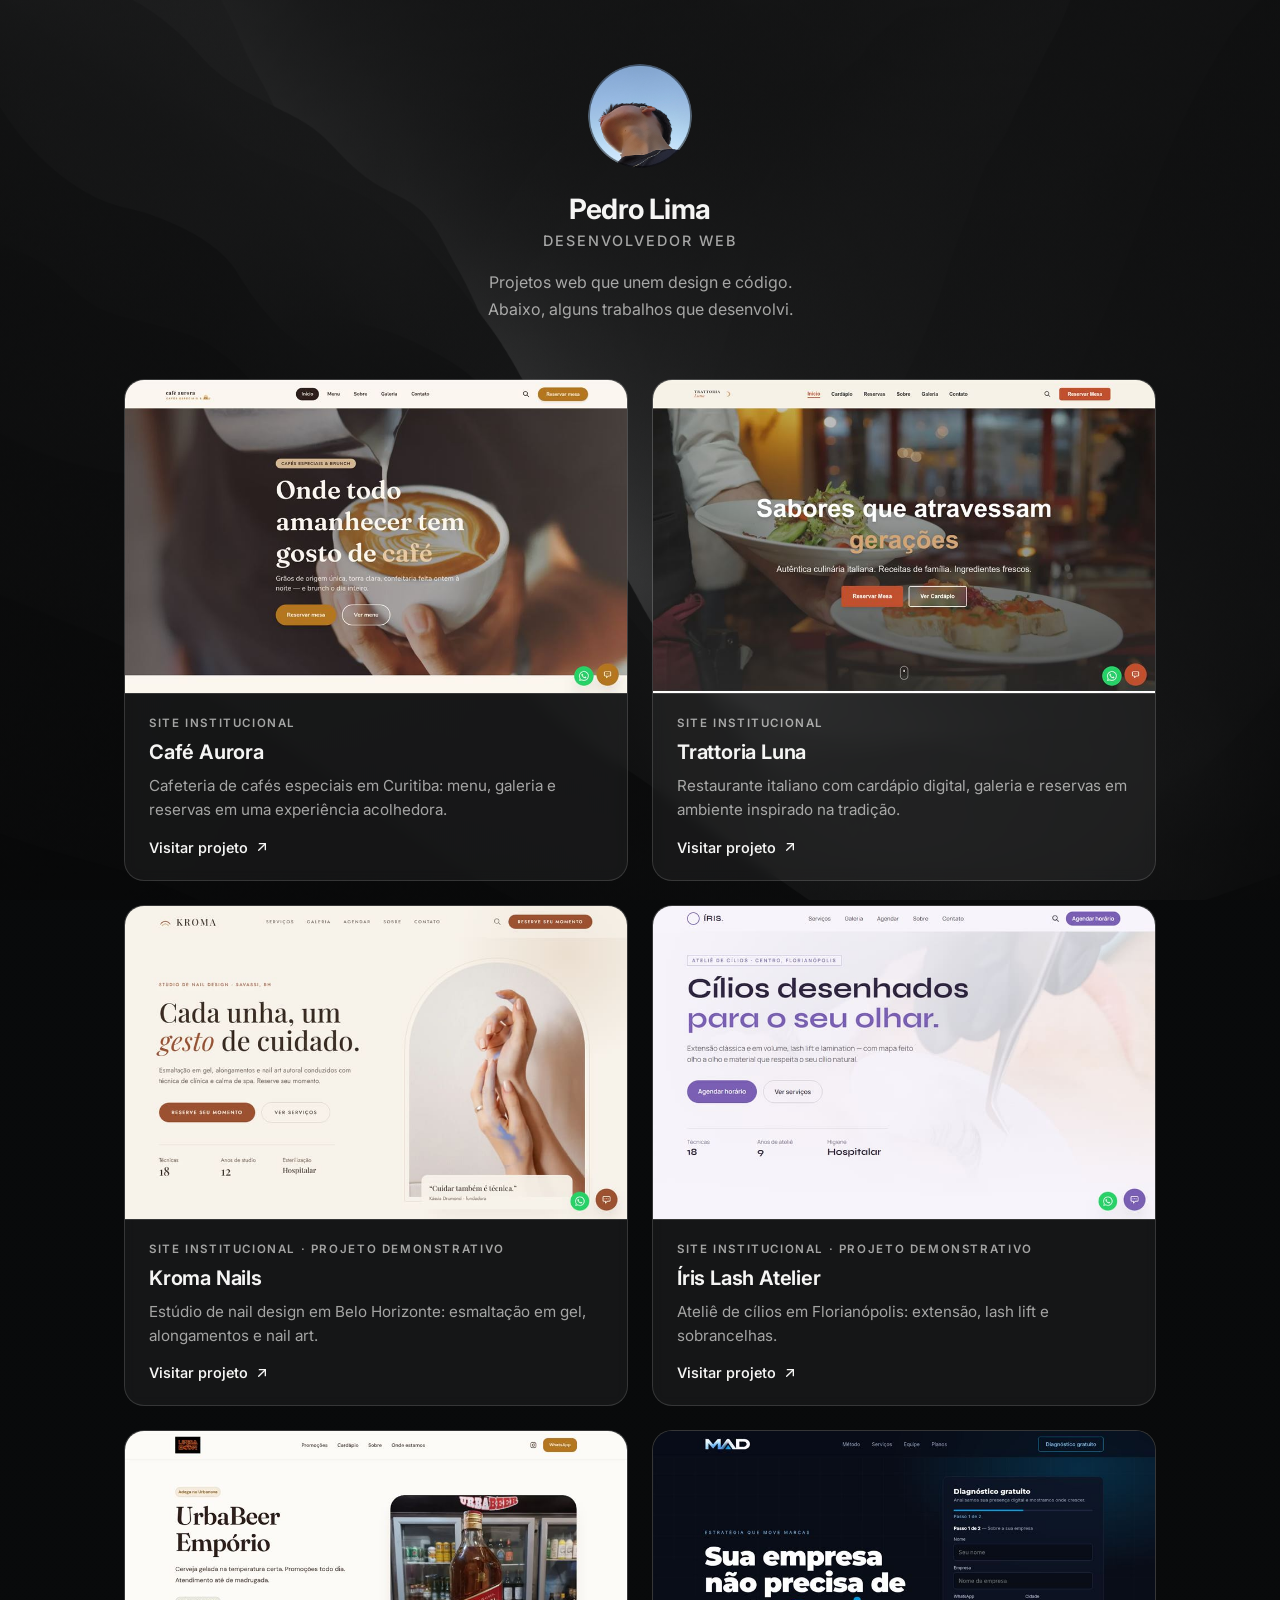
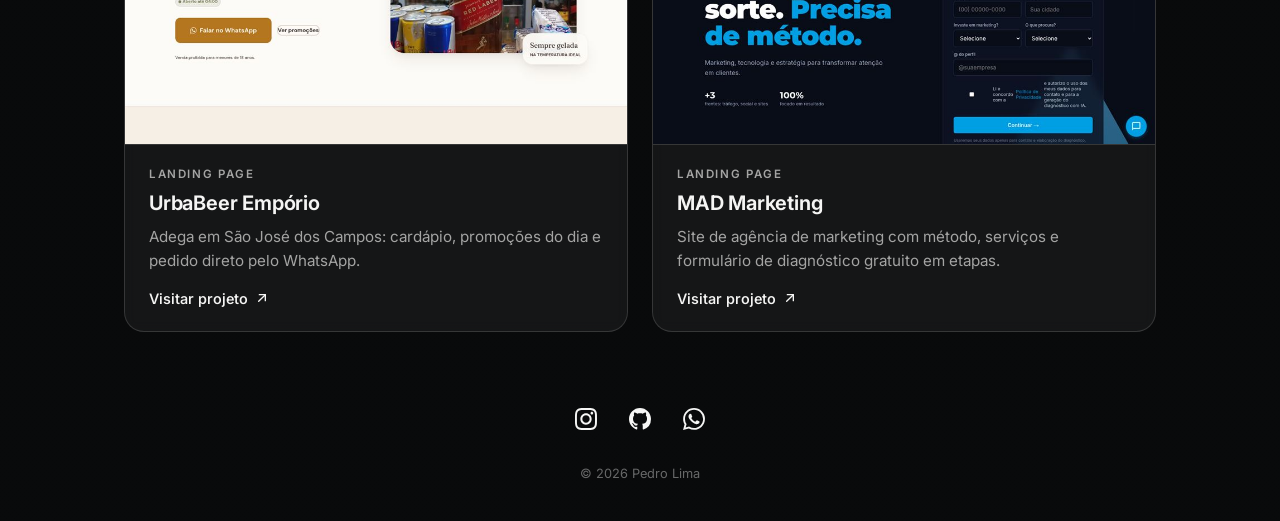
<file: index.html>
<!DOCTYPE html>
<html lang="pt-BR">
<head>
    <meta charset="UTF-8">
    <meta name="viewport" content="width=device-width, initial-scale=1.0">
    <meta name="description" content="Portfólio de Pedro Lima, desenvolvedor web. Projetos de sites e experiências digitais, e formas de contato.">
    <meta property="og:title" content="Pedro Lima — Desenvolvedor Web">
    <meta property="og:description" content="Projetos web que unem design e código. Conheça meu trabalho.">
    <meta property="og:type" content="website">
    <title>Pedro Lima — Desenvolvedor Web</title>
    <link rel="icon" href="data:image/svg+xml,%3Csvg xmlns='http://www.w3.org/2000/svg' viewBox='0 0 64 64'%3E%3Crect width='64' height='64' rx='14' fill='%230a0b0c'/%3E%3Ctext x='32' y='43' font-family='Arial,sans-serif' font-size='28' font-weight='700' fill='%23f5f5f4' text-anchor='middle'%3EPL%3C/text%3E%3C/svg%3E">
    <link rel="preconnect" href="https://fonts.googleapis.com">
    <link rel="preconnect" href="https://fonts.gstatic.com" crossorigin>
    <link href="https://fonts.googleapis.com/css2?family=Inter:ital,opsz,wght@0,14..32,100..900;1,14..32,100..900&display=swap" rel="stylesheet">
    <link rel="stylesheet" href="./estileira.css">
    <link rel="preload" as="image" href="./previews/cafe-aurora.jpg" media="(min-width: 720px)">
</head>
<body>
    <div id="conteiner">
        <header id="profile">
            <img src="./imagens minhas/AvatarselfieCeu.png" alt="Foto de Pedro Lima" width="104" height="104">
            <h1>Pedro Lima</h1>
            <p class="perfil-funcao">Desenvolvedor Web</p>
            <p class="perfil-intro">
                Projetos web que unem design e código.<br>
                Abaixo, alguns trabalhos que desenvolvi.
            </p>
        </header>

        <main aria-label="Projetos">
            <ul id="projetos">
                <li class="projeto">
                    <a href="https://cafe-aurora-two.vercel.app/" target="_blank" rel="noopener noreferrer">
                        <figure>
                            <img src="./previews/cafe-aurora.jpg" alt="Prévia do site Café Aurora" width="900" height="563" loading="eager">
                        </figure>
                        <div class="projeto-info">
                            <span class="projeto-tipo">Site institucional</span>
                            <h2>Café Aurora</h2>
                            <p>Cafeteria de cafés especiais em Curitiba: menu, galeria e reservas em uma experiência acolhedora.</p>
                            <span class="projeto-link">Visitar projeto
                                <svg aria-hidden="true" viewBox="0 0 24 24" fill="none" stroke="currentColor" stroke-width="2" stroke-linecap="round" stroke-linejoin="round"><path d="M7 17 17 7"/><path d="M8 7h9v9"/></svg>
                            </span>
                        </div>
                    </a>
                </li>

                <li class="projeto">
                    <a href="https://trattoria-luna.vercel.app/" target="_blank" rel="noopener noreferrer">
                        <figure>
                            <img src="./previews/trattoria-luna.jpg" alt="Prévia do site Trattoria Luna" width="900" height="563" loading="eager">
                        </figure>
                        <div class="projeto-info">
                            <span class="projeto-tipo">Site institucional</span>
                            <h2>Trattoria Luna</h2>
                            <p>Restaurante italiano com cardápio digital, galeria e reservas em ambiente inspirado na tradição.</p>
                            <span class="projeto-link">Visitar projeto
                                <svg aria-hidden="true" viewBox="0 0 24 24" fill="none" stroke="currentColor" stroke-width="2" stroke-linecap="round" stroke-linejoin="round"><path d="M7 17 17 7"/><path d="M8 7h9v9"/></svg>
                            </span>
                        </div>
                    </a>
                </li>

                <li class="projeto">
                    <a href="https://kroma-nails.vercel.app/" target="_blank" rel="noopener noreferrer">
                        <figure>
                            <img src="./previews/kroma-nails.jpg" alt="Prévia do site Kroma Nails" width="900" height="563" loading="lazy">
                        </figure>
                        <div class="projeto-info">
                            <span class="projeto-tipo">Site institucional · projeto demonstrativo</span>
                            <h2>Kroma Nails</h2>
                            <p>Estúdio de nail design em Belo Horizonte: esmaltação em gel, alongamentos e nail art.</p>
                            <span class="projeto-link">Visitar projeto
                                <svg aria-hidden="true" viewBox="0 0 24 24" fill="none" stroke="currentColor" stroke-width="2" stroke-linecap="round" stroke-linejoin="round"><path d="M7 17 17 7"/><path d="M8 7h9v9"/></svg>
                            </span>
                        </div>
                    </a>
                </li>

                <li class="projeto">
                    <a href="https://iris-lash-atelier.vercel.app/" target="_blank" rel="noopener noreferrer">
                        <figure>
                            <img src="./previews/iris-lash-atelier.jpg" alt="Prévia do site Íris Lash Atelier" width="900" height="563" loading="lazy">
                        </figure>
                        <div class="projeto-info">
                            <span class="projeto-tipo">Site institucional · projeto demonstrativo</span>
                            <h2>Íris Lash Atelier</h2>
                            <p>Ateliê de cílios em Florianópolis: extensão, lash lift e sobrancelhas.</p>
                            <span class="projeto-link">Visitar projeto
                                <svg aria-hidden="true" viewBox="0 0 24 24" fill="none" stroke="currentColor" stroke-width="2" stroke-linecap="round" stroke-linejoin="round"><path d="M7 17 17 7"/><path d="M8 7h9v9"/></svg>
                            </span>
                        </div>
                    </a>
                </li>

                <li class="projeto">
                    <a href="https://urbabeer.vercel.app/" target="_blank" rel="noopener noreferrer">
                        <figure>
                            <img src="./previews/urbabeer.jpg" alt="Prévia do site UrbaBeer Empório" width="900" height="563" loading="lazy">
                        </figure>
                        <div class="projeto-info">
                            <span class="projeto-tipo">Landing page</span>
                            <h2>UrbaBeer Empório</h2>
                            <p>Adega em São José dos Campos: cardápio, promoções do dia e pedido direto pelo WhatsApp.</p>
                            <span class="projeto-link">Visitar projeto
                                <svg aria-hidden="true" viewBox="0 0 24 24" fill="none" stroke="currentColor" stroke-width="2" stroke-linecap="round" stroke-linejoin="round"><path d="M7 17 17 7"/><path d="M8 7h9v9"/></svg>
                            </span>
                        </div>
                    </a>
                </li>

                <li class="projeto">
                    <a href="https://mad-marketing-six.vercel.app/" target="_blank" rel="noopener noreferrer">
                        <figure>
                            <img src="./previews/mad-marketing.jpg" alt="Prévia do site MAD Marketing" width="900" height="563" loading="lazy">
                        </figure>
                        <div class="projeto-info">
                            <span class="projeto-tipo">Landing page</span>
                            <h2>MAD Marketing</h2>
                            <p>Site de agência de marketing com método, serviços e formulário de diagnóstico gratuito em etapas.</p>
                            <span class="projeto-link">Visitar projeto
                                <svg aria-hidden="true" viewBox="0 0 24 24" fill="none" stroke="currentColor" stroke-width="2" stroke-linecap="round" stroke-linejoin="round"><path d="M7 17 17 7"/><path d="M8 7h9v9"/></svg>
                            </span>
                        </div>
                    </a>
                </li>
            </ul>
        </main>
    </div>

    <footer>
        <div id="social_links">
            <a href="https://www.instagram.com/pedroliwa_/" target="_blank" rel="noopener noreferrer" aria-label="Instagram de Pedro Lima" title="Instagram">
                <svg aria-hidden="true" viewBox="0 0 24 24" fill="currentColor"><path d="M12 0C8.74 0 8.333.015 7.053.072 5.775.132 4.905.333 4.14.63c-.789.306-1.459.717-2.126 1.384S.935 3.35.63 4.14C.333 4.905.131 5.775.072 7.053.012 8.333 0 8.74 0 12s.015 3.667.072 4.947c.06 1.277.261 2.148.558 2.913.306.788.717 1.459 1.384 2.126.667.666 1.336 1.079 2.126 1.384.766.296 1.636.499 2.913.558C8.333 23.988 8.74 24 12 24s3.667-.015 4.947-.072c1.277-.06 2.148-.262 2.913-.558.788-.306 1.459-.718 2.126-1.384.666-.667 1.079-1.335 1.384-2.126.296-.765.499-1.636.558-2.913.06-1.28.072-1.687.072-4.947s-.015-3.667-.072-4.947c-.06-1.277-.262-2.149-.558-2.913-.306-.789-.718-1.459-1.384-2.126C21.319 1.347 20.651.935 19.86.63c-.765-.297-1.636-.499-2.913-.558C15.667.012 15.26 0 12 0zm0 2.16c3.203 0 3.585.016 4.85.071 1.17.055 1.805.249 2.227.415.562.217.96.477 1.382.896.419.42.679.819.896 1.381.164.422.36 1.057.413 2.227.057 1.266.07 1.646.07 4.85s-.015 3.585-.074 4.85c-.061 1.17-.256 1.805-.421 2.227-.224.562-.479.96-.899 1.382-.419.419-.824.679-1.38.896-.42.164-1.065.36-2.235.413-1.274.057-1.649.07-4.859.07-3.211 0-3.586-.015-4.859-.074-1.171-.061-1.816-.256-2.236-.421-.569-.224-.96-.479-1.379-.899-.421-.419-.69-.824-.9-1.38-.165-.42-.359-1.065-.42-2.235-.045-1.26-.061-1.649-.061-4.844 0-3.196.016-3.586.061-4.861.061-1.17.255-1.814.42-2.234.21-.57.479-.96.9-1.381.419-.419.81-.689 1.379-.898.42-.166 1.051-.361 2.221-.421 1.275-.045 1.65-.06 4.859-.06l.045.03zm0 3.678c-3.405 0-6.162 2.76-6.162 6.162 0 3.405 2.76 6.162 6.162 6.162 3.405 0 6.162-2.76 6.162-6.162 0-3.405-2.76-6.162-6.162-6.162zM12 16c-2.21 0-4-1.79-4-4s1.79-4 4-4 4 1.79 4 4-1.79 4-4 4zm7.846-10.405c0 .795-.646 1.44-1.44 1.44-.795 0-1.44-.646-1.44-1.44 0-.794.646-1.439 1.44-1.439.793-.001 1.44.645 1.44 1.439z"/></svg>
            </a>
            <a href="https://github.com/llimaaae" target="_blank" rel="noopener noreferrer" aria-label="GitHub de Pedro Lima" title="GitHub">
                <svg aria-hidden="true" viewBox="0 0 16 16" fill="currentColor"><path d="M8 0C3.58 0 0 3.58 0 8c0 3.54 2.29 6.53 5.47 7.59.4.07.55-.17.55-.38 0-.19-.01-.82-.01-1.49-2.01.37-2.53-.49-2.69-.94-.09-.23-.48-.94-.82-1.13-.28-.15-.68-.52-.01-.53.63-.01 1.08.58 1.23.82.72 1.21 1.87.87 2.33.66.07-.52.28-.87.51-1.07-1.78-.2-3.64-.89-3.64-3.95 0-.87.31-1.59.82-2.15-.08-.2-.36-1.02.08-2.12 0 0 .67-.21 2.2.82.64-.18 1.32-.27 2-.27s1.36.09 2 .27c1.53-1.04 2.2-.82 2.2-.82.44 1.1.16 1.92.08 2.12.51.56.82 1.27.82 2.15 0 3.07-1.87 3.75-3.65 3.95.29.25.54.73.54 1.48 0 1.07-.01 1.93-.01 2.2 0 .21.15.46.55.38A8.01 8.01 0 0 0 16 8c0-4.42-3.58-8-8-8Z"/></svg>
            </a>
            <a href="https://wa.me/5512981156417" target="_blank" rel="noopener noreferrer" aria-label="WhatsApp de Pedro Lima" title="WhatsApp">
                <svg aria-hidden="true" viewBox="0 0 24 24" fill="currentColor"><path d="M17.472 14.382c-.297-.149-1.758-.867-2.03-.967-.273-.099-.471-.148-.67.15-.197.297-.767.966-.94 1.164-.173.199-.347.223-.644.075-.297-.15-1.255-.463-2.39-1.475-.883-.788-1.48-1.761-1.653-2.059-.173-.297-.018-.458.13-.606.134-.133.298-.347.446-.52.149-.174.198-.298.298-.497.099-.198.05-.371-.025-.52-.075-.149-.669-1.612-.916-2.207-.242-.579-.487-.5-.669-.51-.173-.008-.371-.01-.57-.01-.198 0-.52.074-.792.372-.272.297-1.04 1.016-1.04 2.479 0 1.462 1.065 2.875 1.213 3.074.149.198 2.096 3.2 5.077 4.487.709.306 1.262.489 1.694.625.712.227 1.36.195 1.871.118.571-.085 1.758-.719 2.006-1.413.248-.694.248-1.289.173-1.413-.074-.124-.272-.198-.57-.347m-5.421 7.403h-.004a9.87 9.87 0 0 1-5.031-1.378l-.361-.214-3.741.982.998-3.648-.235-.374a9.86 9.86 0 0 1-1.51-5.26c.001-5.45 4.436-9.884 9.888-9.884 2.64 0 5.122 1.03 6.988 2.898a9.825 9.825 0 0 1 2.893 6.994c-.003 5.45-4.437 9.884-9.885 9.884m8.413-18.297A11.815 11.815 0 0 0 12.05 0C5.495 0 .16 5.335.157 11.892c0 2.096.547 4.142 1.588 5.945L.057 24l6.305-1.654a11.882 11.882 0 0 0 5.683 1.448h.005c6.554 0 11.89-5.335 11.893-11.893a11.821 11.821 0 0 0-3.48-8.413z"/></svg>
            </a>
        </div>
        <p id="assinatura">&copy; <span id="ano">2026</span> Pedro Lima</p>
    </footer>

    <script src="./script.js"></script>
</body>
</html>
</file>
<file: estileira.css>
/* Portfólio Pedro Lima — tema escuro */
* {
    margin: 0;
    padding: 0;
    box-sizing: border-box;
}

:root {
    --text-color: #f5f5f4;
    --text-muted: rgba(245, 245, 244, 0.64);
    --stroke-color: rgba(255, 255, 255, 0.14);
    --surface-color: rgba(255, 255, 255, 0.05);
    --surface-hover: rgba(255, 255, 255, 0.1);
    --icon-hover: rgba(14, 14, 14, 0.5);
    --radius: 20px;
    --font: "Inter", sans-serif;
}

html {
    scroll-behavior: smooth;
}

html,
body {
    min-height: 100%;
}

body {
    background:
        linear-gradient(rgba(8, 9, 10, 0.55), rgba(8, 9, 10, 0.55)),
        url("./imagens minhas/fundopretoDesktop.jpg") no-repeat center / cover fixed,
        #0a0b0c;
    font-family: var(--font);
    color: var(--text-color);
    -webkit-font-smoothing: antialiased;
}

#conteiner {
    width: 100%;
    max-width: 1080px;
    margin: 0 auto;
    padding: 64px 24px 0;
}

/* ---------- perfil ---------- */
#profile {
    text-align: center;
    max-width: 560px;
    margin: 0 auto 56px;
}

#profile img {
    width: 104px;
    height: 104px;
    object-fit: cover;
    border-radius: 50%;
}

#profile h1 {
    margin-top: 20px;
    font-size: 1.75rem;
    font-weight: 700;
    letter-spacing: -0.02em;
}

.perfil-funcao {
    margin-top: 6px;
    font-size: 0.9rem;
    font-weight: 500;
    color: var(--text-muted);
    letter-spacing: 0.14em;
    text-transform: uppercase;
}

.perfil-intro {
    margin-top: 20px;
    line-height: 1.7;
    color: var(--text-muted);
}

/* ---------- projetos ---------- */
#projetos {
    list-style: none;
    display: grid;
    grid-template-columns: repeat(2, 1fr);
    gap: 24px;
}

.projeto a {
    display: flex;
    flex-direction: column;
    height: 100%;
    text-decoration: none;
    color: inherit;
    background-color: var(--surface-color);
    border: 1px solid var(--stroke-color);
    border-radius: var(--radius);
    overflow: hidden;
    backdrop-filter: blur(6px);
    -webkit-backdrop-filter: blur(6px);
    transition: background-color 0.3s ease, border-color 0.3s ease, transform 0.3s ease, box-shadow 0.3s ease;
}

.projeto a:hover,
.projeto a:focus-visible {
    background-color: var(--surface-hover);
    border-color: rgba(255, 255, 255, 0.35);
    transform: translateY(-4px);
    box-shadow: 0 20px 40px rgba(0, 0, 0, 0.35);
}

.projeto figure {
    aspect-ratio: 16 / 10;
    overflow: hidden;
    border-bottom: 1px solid var(--stroke-color);
}

.projeto figure img {
    width: 100%;
    height: 100%;
    object-fit: cover;
    object-position: top;
    display: block;
    transition: transform 0.5s ease;
}

.projeto a:hover figure img,
.projeto a:focus-visible figure img {
    transform: scale(1.03);
}

.projeto-info {
    display: flex;
    flex-direction: column;
    gap: 10px;
    padding: 22px 24px 24px;
}

.projeto-tipo {
    font-size: 0.72rem;
    font-weight: 600;
    letter-spacing: 0.14em;
    text-transform: uppercase;
    color: var(--text-muted);
}

.projeto-info h2 {
    font-size: 1.25rem;
    font-weight: 650;
    letter-spacing: -0.01em;
}

.projeto-info p {
    font-size: 0.95rem;
    line-height: 1.6;
    color: var(--text-muted);
    flex-grow: 1;
}

.projeto-link {
    display: inline-flex;
    align-items: center;
    gap: 6px;
    margin-top: 6px;
    font-size: 0.9rem;
    font-weight: 550;
}

.projeto-link svg {
    width: 16px;
    height: 16px;
    transition: transform 0.3s ease;
}

.projeto a:hover .projeto-link svg,
.projeto a:focus-visible .projeto-link svg {
    transform: translate(3px, -3px);
}

/* ---------- rodapé ---------- */
footer {
    margin-top: 64px;
    padding-bottom: 40px;
}

#social_links {
    display: flex;
    justify-content: center;
    gap: 8px;
}

#social_links a {
    display: flex;
    justify-content: center;
    align-items: center;
    padding: 12px;
    border-radius: 50%;
    color: var(--text-color);
    transition: background-color 0.3s ease, color 0.3s ease;
}

#social_links svg {
    width: 22px;
    height: 22px;
    display: block;
}

#social_links a:hover,
#social_links a:focus-visible {
    background-color: var(--icon-hover);
    color: rgba(255, 255, 255, 0.6);
}

#assinatura {
    text-align: center;
    margin-top: 24px;
    font-size: 0.8rem;
    color: rgba(245, 245, 244, 0.4);
}

/* ---------- acessibilidade ---------- */
a:focus-visible {
    outline: 2px solid var(--text-color);
    outline-offset: 3px;
}

/* ---------- animação de entrada ---------- */
.projeto {
    opacity: 0;
    transform: translateY(16px);
    transition: opacity 0.6s ease, transform 0.6s ease;
}

.projeto.visivel {
    opacity: 1;
    transform: translateY(0);
}

@media (prefers-reduced-motion: reduce) {
    html {
        scroll-behavior: auto;
    }

    .projeto {
        opacity: 1;
        transform: none;
        transition: none;
    }

    .projeto a,
    .projeto figure img,
    .projeto-link svg,
    #social_links a {
        transition: none;
    }
}

/* ---------- responsivo ---------- */
@media (max-width: 720px) {
    #conteiner {
        padding-top: 48px;
    }

    #profile {
        margin-bottom: 40px;
    }

    #projetos {
        grid-template-columns: 1fr;
        gap: 20px;
    }

    footer {
        margin-top: 48px;
    }
}
</file>
